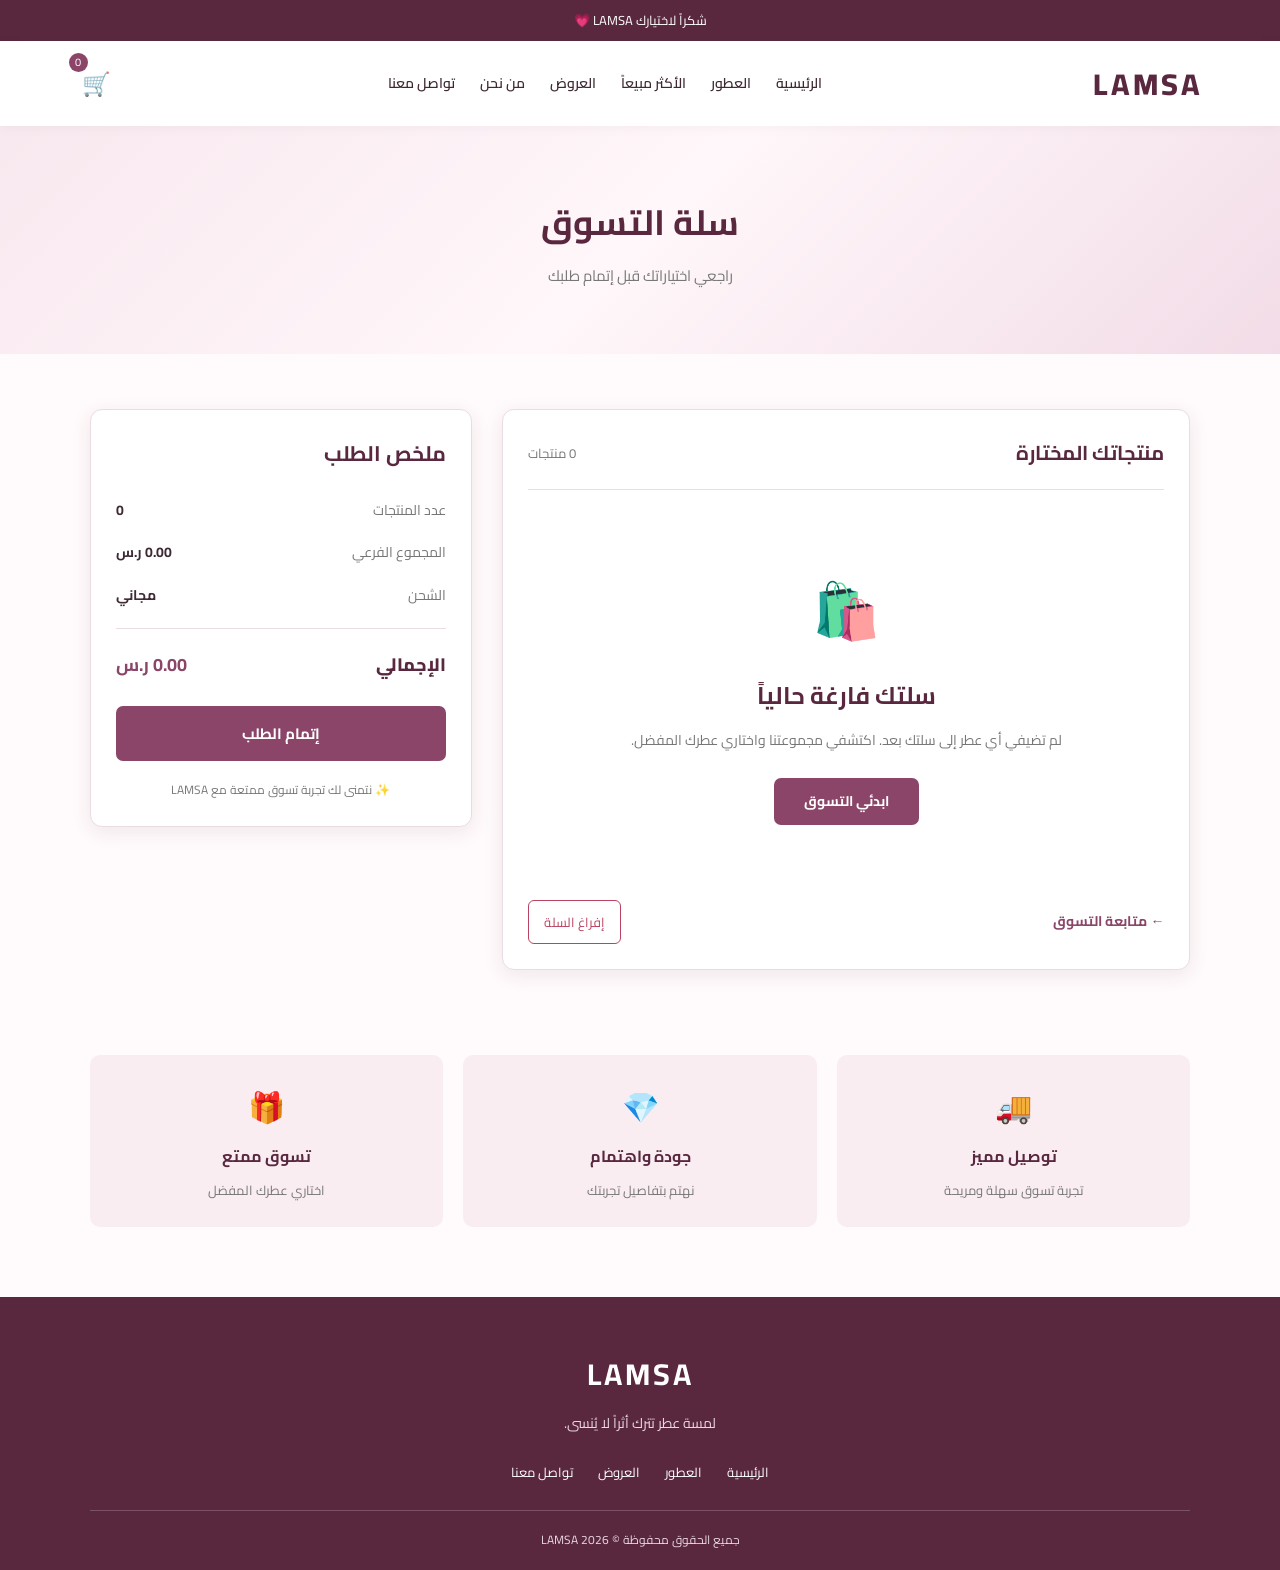
<file: cart.html>
<!DOCTYPE html><html lang="ar" dir="rtl"><head>
    <meta charset="UTF-8">
    <meta name="viewport" content="width=device-width, initial-scale=1.0"><title>سلة التسوق | LAMSA</title>

<link rel="stylesheet" href="style.css">
<script src="script.js" defer></script>

</head><body><!-- الشريط العلوي -->
<div class="top-bar">
    شكراً لاختيارك LAMSA 💗
</div>

<!-- القائمة الرئيسية -->
<header class="header">

    <div class="logo">LAMSA</div>

    <nav class="navbar">
        <a href="index.html">الرئيسية</a>
        <a href="perfums.html">العطور</a>
        <a href="bestsellers.html">الأكثر مبيعاً</a>
        <a href="offers.html">العروض</a>
        <a href="about.html">من نحن</a>
        <a href="contact.html">تواصل معنا</a>
    </nav>

    <a href="cart.html" class="cart-icon active">
        🛒 <span id="cart-count">0</span>
    </a>

</header>

<main>

    <!-- عنوان الصفحة -->
    <section class="page-title">
        <h1>سلة التسوق</h1>
        <p>راجعي اختياراتك قبل إتمام طلبك</p>
    </section>

    <!-- محتوى السلة -->
    <section class="cart-section">

        <div class="cart-container">

            <!-- المنتجات -->
            <div class="cart-products-container">

                <div class="cart-heading">
                    <h2>منتجاتك المختارة</h2>
                    <span id="cart-items-count">0 منتجات</span>
                </div>

                <!-- هنا يعرض JavaScript المنتجات -->
                <div id="cart-items" class="cart-items">

                    <div class="empty-cart">
                        <div class="empty-cart-icon">🛍️</div>

                        <h2>سلتك فارغة حالياً</h2>

                        <p>
                            لم تضيفي أي عطر إلى سلتك بعد.
                            اكتشفي مجموعتنا واختاري عطرك المفضل.
                        </p>

                        <a href="perfums.html" class="btn">
                            ابدئي التسوق
                        </a>
                    </div>

                </div>

                <div class="cart-actions">
                    <a href="perfums.html" class="continue-shopping">
                        ← متابعة التسوق
                    </a>

                    <button
                        type="button"
                        id="clear-cart"
                        class="clear-cart-btn">
                        إفراغ السلة
                    </button>
                </div>

            </div>

            <!-- ملخص الطلب -->
            <aside class="cart-summary">

                <h2>ملخص الطلب</h2>

                <div class="summary-row">
                    <span>عدد المنتجات</span>
                    <strong id="summary-quantity">0</strong>
                </div>

                <div class="summary-row">
                    <span>المجموع الفرعي</span>
                    <strong id="cart-subtotal">0 ر.س</strong>
                </div>

                <div class="summary-row">
                    <span>الشحن</span>
                    <strong id="shipping-cost">مجاني</strong>
                </div>

                <div class="summary-divider"></div>

                <div class="summary-total">
                    <span>الإجمالي</span>
                    <strong id="cart-total">0 ر.س</strong>
                </div>

                <button
                    type="button"
                    id="checkout-btn"
                    class="checkout-btn">
                    إتمام الطلب
                </button>

                <p class="cart-note">
                    ✨ نتمنى لك تجربة تسوق ممتعة مع LAMSA
                </p>

            </aside>

        </div>

    </section>

    <!-- مميزات المتجر -->
    <section class="cart-benefits">

        <div class="benefit-item">
            <span>🚚</span>
            <h3>توصيل مميز</h3>
            <p>تجربة تسوق سهلة ومريحة</p>
        </div>

        <div class="benefit-item">
            <span>💎</span>
            <h3>جودة واهتمام</h3>
            <p>نهتم بتفاصيل تجربتك</p>
        </div>
<div class="benefit-item">
            <span>🎁</span>
            <h3>تسوق ممتع</h3>
            <p>اختاري عطرك المفضل</p>
        </div>

    </section>

</main>

<!-- الفوتر -->
<footer class="footer">

    <div class="footer-content">

        <h2>LAMSA</h2>

        <p>لمسة عطر تترك أثراً لا يُنسى.</p>

        <div class="footer-links">
            <a href="index.html">الرئيسية</a>
            <a href="perfums.html">العطور</a>
            <a href="offers.html">العروض</a>
            <a href="contact.html">تواصل معنا</a>
        </div>

        <p class="copyright">
            جميع الحقوق محفوظة © 2026 LAMSA
        </p>

    </div>

</footer>

<!-- رسائل التنبيه -->
<div id="toast" class="toast"></div>

</body></html>
</file>
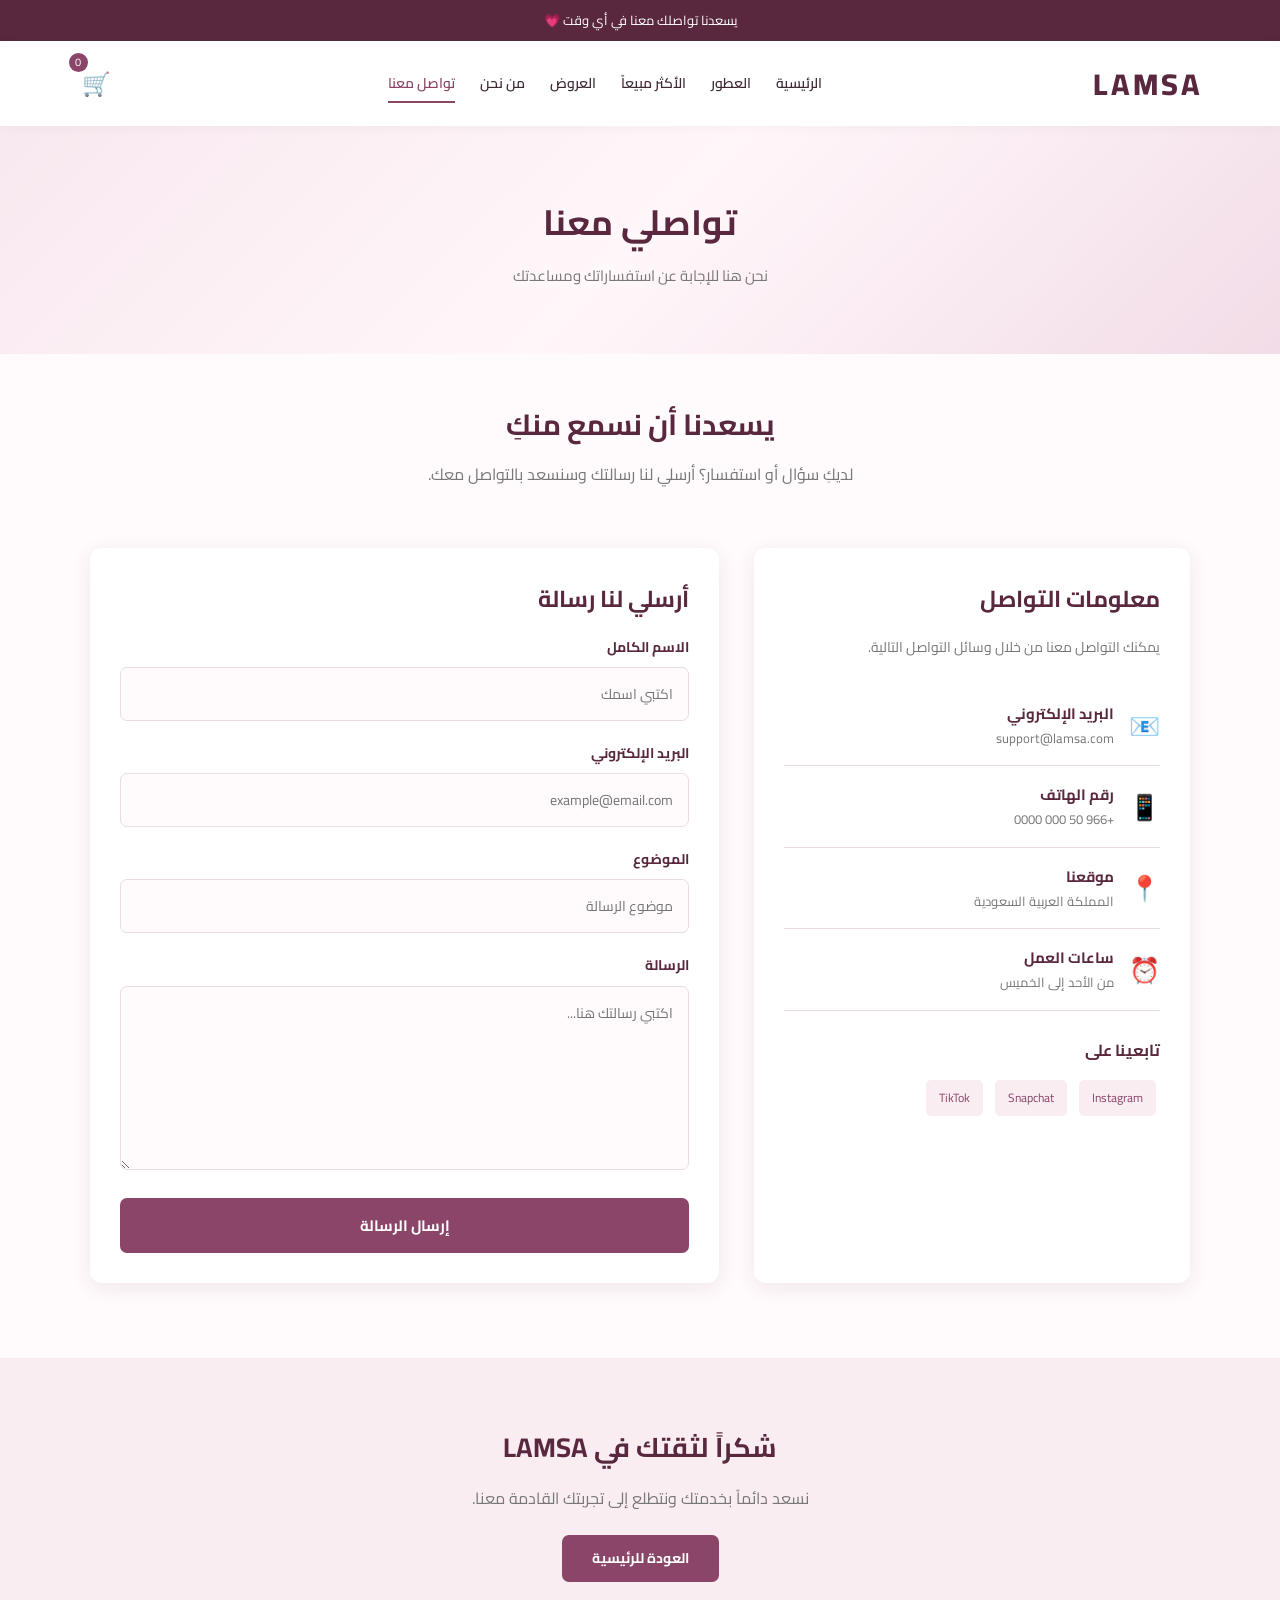
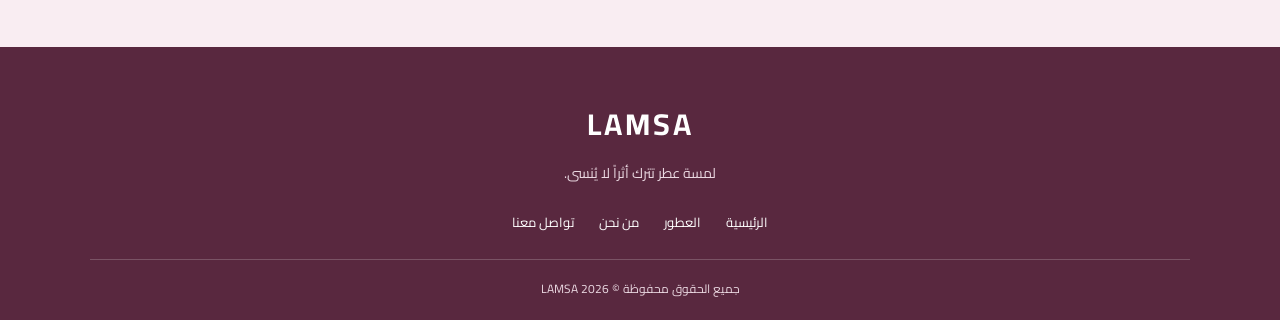
<file: contact.html>
<!DOCTYPE html><html lang="ar" dir="rtl"><head>
    <meta charset="UTF-8">
    <meta name="viewport" content="width=device-width, initial-scale=1.0"><title>تواصل معنا | LAMSA</title>

<link rel="stylesheet" href="style.css">
<script src="script.js" defer></script>

</head><body><!-- الشريط العلوي -->
<div class="top-bar">
    يسعدنا تواصلك معنا في أي وقت 💗
</div>

<!-- القائمة الرئيسية -->
<header class="header">

    <div class="logo">LAMSA</div>

    <nav class="navbar">
        <a href="index.html">الرئيسية</a>
        <a href="perfums.html">العطور</a>
        <a href="bestsellers.html">الأكثر مبيعاً</a>
        <a href="offers.html">العروض</a>
        <a href="about.html">من نحن</a>
        <a href="contact.html" class="active">تواصل معنا</a>
    </nav>

    <a href="cart.html" class="cart-icon">
        🛒 <span id="cart-count">0</span>
    </a>

</header>

<main>

    <!-- عنوان الصفحة -->
    <section class="page-title">
        <h1>تواصلي معنا</h1>
        <p>نحن هنا للإجابة عن استفساراتك ومساعدتك</p>
    </section>

    <!-- مقدمة التواصل -->
    <section class="contact-hero">

        <h2>يسعدنا أن نسمع منكِ</h2>

        <p>
            لديكِ سؤال أو استفسار؟
            أرسلي لنا رسالتك وسنسعد بالتواصل معك.
        </p>

    </section>

    <!-- محتوى التواصل -->
    <section class="contact-section">

        <!-- معلومات التواصل -->
        <div class="contact-info">

            <h2>معلومات التواصل</h2>

            <p>
                يمكنك التواصل معنا من خلال وسائل التواصل
                التالية.
            </p>

            <div class="contact-info-item">
                <span>📧</span>
                <div>
                    <h3>البريد الإلكتروني</h3>
                    <p>support@lamsa.com</p>
                </div>
            </div>

            <div class="contact-info-item">
                <span>📱</span>
                <div>
                    <h3>رقم الهاتف</h3>
                    <p>+966 50 000 0000</p>
                </div>
            </div>

            <div class="contact-info-item">
                <span>📍</span>
                <div>
                    <h3>موقعنا</h3>
                    <p>المملكة العربية السعودية</p>
                </div>
            </div>

            <div class="contact-info-item">
                <span>⏰</span>
                <div>
                    <h3>ساعات العمل</h3>
                    <p>من الأحد إلى الخميس</p>
                </div>
            </div>

            <div class="social-links">
                <h3>تابعينا على</h3>

                <a href="#" aria-label="Instagram">Instagram</a>
                <a href="#" aria-label="Snapchat">Snapchat</a>
                <a href="#" aria-label="TikTok">TikTok</a>
            </div>

        </div>

        <!-- نموذج التواصل -->
        <div class="contact-form-container">

            <h2>أرسلي لنا رسالة</h2>

            <form id="contact-form">

                <div class="form-group">

                    <label for="name">الاسم الكامل</label>

                    <input
                        type="text"
                        id="name"
                        name="name"
                        placeholder="اكتبي اسمك"
                        required>

                </div>

                <div class="form-group">

                    <label for="email">البريد الإلكتروني</label>

                    <input
                        type="email"
                        id="email"
                        name="email"
                        placeholder="example@email.com"
                        required>

                </div>

                <div class="form-group">

                    <label for="subject">الموضوع</label>

                    <input
                        type="text"
                        id="subject"
                        name="subject"
                        placeholder="موضوع الرسالة"
                        required>

                </div>

                <div class="form-group">

                    <label for="message">الرسالة</label>
<textarea
                        id="message"
                        name="message"
                        rows="6"
                        placeholder="اكتبي رسالتك هنا..."
                        required></textarea>

                </div>

                <button type="submit" class="submit-btn">
                    إرسال الرسالة
                </button>

            </form>

            <div id="contact-success" class="contact-success">
                تم استلام بيانات الرسالة بنجاح 💗
            </div>

        </div>

    </section>

    <!-- رسالة ختامية -->
    <section class="contact-bottom">

        <h2>شكراً لثقتك في LAMSA</h2>

        <p>
            نسعد دائماً بخدمتك ونتطلع إلى تجربتك القادمة معنا.
        </p>

        <a href="index.html" class="btn">
            العودة للرئيسية
        </a>

    </section>

</main>

<!-- الفوتر -->
<footer class="footer">

    <div class="footer-content">

        <h2>LAMSA</h2>

        <p>لمسة عطر تترك أثراً لا يُنسى.</p>

        <div class="footer-links">
            <a href="index.html">الرئيسية</a>
            <a href="perfums.html">العطور</a>
            <a href="about.html">من نحن</a>
            <a href="contact.html">تواصل معنا</a>
        </div>

        <p class="copyright">
            جميع الحقوق محفوظة © 2026 LAMSA
        </p>

    </div>

</footer>

<!-- رسالة الإضافة إلى السلة -->
<div id="toast" class="toast"></div>

</body></html>
</file>
<file: style.css>
/* =================================
LAMSA - GENERAL SETTINGS
================================= */

@import url('https://fonts.googleapis.com/css2?family=Cairo:wght@400;500;600;700;800&display=swap');

:root {
--primary: #8b4568;
--primary-dark: #59283f;
--secondary: #c58ba5;
--light-pink: #f9edf2;
--soft-pink: #f3dce6;
--white: #ffffff;
--text: #3e2935;
--gray: #777;
--border: #eadce3;
--shadow: 0 5px 20px rgba(89, 40, 63, 0.09);
}

* {
  margin: 0;
  padding: 0;
  box-sizing: border-box;
  }

html {
scroll-behavior: smooth;
}

body {
font-family: 'Cairo', sans-serif;
direction: rtl;
background-color: #fffafb;
color: var(--text);
line-height: 1.8;
}

a {
text-decoration: none;
color: inherit;
}

button,
input,
textarea {
font-family: inherit;
}

button {
cursor: pointer;
}

img {
max-width: 100%;
display: block;
}

/* =================================
TOP BAR
================================= */

.top-bar,
.topline {
background-color: var(--primary-dark);
color: var(--white);
text-align: center;
padding: 9px 15px;
font-size: 13px;
}

/* =================================
HEADER & NAVBAR
================================= */

.header,
header {
width: 100%;
min-height: 85px;
padding: 15px 6%;
background-color: var(--white);
display: flex;
align-items: center;
justify-content: space-between;
gap: 20px;
box-shadow: 0 2px 12px rgba(0, 0, 0, 0.04);
position: relative;
z-index: 10;
}

.nav {
width: 100%;
display: flex;
align-items: center;
justify-content: space-between;
gap: 25px;
}

.logo {
font-size: 30px;
font-weight: 800;
letter-spacing: 3px;
color: var(--primary-dark);
text-align: center;
flex-shrink: 0;
}

.logo small {
display: block;
font-size: 12px;
letter-spacing: 0;
}

.navbar,
.links {
display: flex;
align-items: center;
justify-content: center;
gap: 25px;
}

.navbar a,
.links a {
color: var(--text);
font-size: 14px;
font-weight: 600;
transition: 0.3s;
position: relative;
white-space: nowrap;
}

.navbar a:hover,
.navbar a.active,
.links a:hover,
.links a.active {
color: var(--primary);
}

.navbar a.active::after,
.links a.active::after {
content: "";
position: absolute;
bottom: -7px;
right: 0;
width: 100%;
height: 2px;
background-color: var(--primary);
}

.icons {
display: flex;
align-items: center;
gap: 18px;
}

.icons a,
.cart-icon {
position: relative;
font-size: 23px;
color: var(--primary-dark);
padding: 5px;
}

#cart-count {
position: absolute;
top: -5px;
left: -8px;
background-color: var(--primary);
color: white;
border-radius: 50%;
min-width: 19px;
height: 19px;
font-size: 11px;
display: flex;
justify-content: center;
align-items: center;
}

/* =================================
GENERAL BUTTONS
================================= */

.btn {
display: inline-block;
background-color: var(--primary);
color: var(--white);
padding: 11px 30px;
border-radius: 7px;
font-size: 14px;
font-weight: 700;
border: none;
transition: 0.3s;
}

.btn:hover {
background-color: var(--primary-dark);
transform: translateY(-3px);
}

.btn.light {
background-color: white;
color: var(--primary-dark);
}

/* =================================
PAGE TITLE
================================= */

.page-title {
text-align: center;
padding: 65px 15px;
background: linear-gradient(
135deg,
#f8e8ef,
#fff7fa,
#f2dce7
);
}

.page-title h1 {
font-size: 35px;
color: var(--primary-dark);
margin-bottom: 8px;
}

.page-title p {
color: var(--gray);
font-size: 15px;
}

/* =================================
SECTION TITLES
================================= */

.section-title {
text-align: center;
font-size: 27px;
color: var(--primary-dark);
margin: 55px 0 30px;
}

.section-heading {
text-align: center;
margin-bottom: 35px;
}

.section-heading p {
color: var(--gray);
font-size: 14px;
}

/* =================================
HOME PAGE - HERO
================================= */

.hero {
min-height: 530px;
padding: 60px 8%;
display: flex;
align-items: center;
justify-content: space-between;
gap: 40px;
background: linear-gradient(
120deg,
#f8e7ef,
#fff9fb
);
}

.hero-content,
.hero > div {
flex: 1;
}
.hero-content h1,
.hero > div h1 {
color:
var(--primary-dark);
font-size: 45px;
line-height: 1.5;
margin-bottom: 15px;
}

.hero-content p,
.hero > div p {
color: var(--gray);
font-size: 16px;
margin-bottom: 25px;
max-width: 500px;
}

.hero-image {
flex: 1;
display: flex;
justify-content: center;
}

.hero-image img,
.hero-art {
width: 100%;
max-width: 470px;
height: 390px;
object-fit: cover;
border-radius: 15px;
box-shadow: var(--shadow);
}

/* =================================
CATEGORIES
================================= */

.categories,
.container {
padding: 45px 7%;
}

.category-grid {
display: grid;
grid-template-columns: repeat(3, 1fr);
gap: 25px;
}

.category-card {
position: relative;
height: 250px;
border-radius: 12px;
overflow: hidden;
box-shadow: var(--shadow);
}

.category-card img {
width: 100%;
height: 100%;
object-fit: cover;
transition: 0.5s;
}

.category-card:hover img {
transform: scale(1.08);
}

.category-card h3 {
position: absolute;
bottom: 0;
right: 0;
width: 100%;
padding: 20px;
text-align: center;
color: white;
background: linear-gradient(
transparent,
rgba(50, 20, 35, 0.85)
);
}

/* =================================
PRODUCTS - ALL PRODUCT PAGES
================================= */

.products-section {
padding: 65px 7%;
}

.products-grid,
.grid {
width: 100%;
max-width: 1250px;
margin: 30px auto 60px;
display: grid;
grid-template-columns: repeat(4, minmax(0, 1fr));
gap: 25px;
align-items: stretch;
}

/* Product Card */

.product-card,
.product {
position: relative;
min-width: 0;
background-color: var(--white);
border-radius: 13px;
overflow: hidden;
box-shadow: var(--shadow);
border: 1px solid #f1e5eb;
transition: 0.3s;
display: flex;
flex-direction: column;
text-align: center;
}

.product-card:hover,
.product:hover {
transform: translateY(-7px);
box-shadow: 0 12px 28px rgba(89, 40, 63, 0.15);
}

/* Product Images */

.product-card > img,
.product > img {
width: 100%;
height: 255px;
object-fit: cover;
display: block;
background-color: var(--light-pink);
}

/* Product Information */

.product-info {
padding: 18px 14px;
text-align: center;
display: flex;
flex-direction: column;
align-items: center;
flex: 1;
}

.product-card h3,
.product h3 {
font-size: 17px;
color: var(--primary-dark);
margin: 14px 10px 5px;
}

.product-card p,
.product p {
font-size: 13px;
color: var(--gray);
margin: 5px 10px;
}

/* Product Price */

.product-price {
display: flex;
justify-content: center;
align-items: center;
gap: 12px;
margin: 12px 0;
}

.product-price strong,
.price {
color: var(--primary);
font-size: 17px;
font-weight: 800;
}

.old-price {
color: #999;
text-decoration: line-through;
font-size: 13px;
}

/* Add To Cart */

.add-to-cart {
width: calc(100% - 28px);
margin: auto 14px 16px;
background-color: var(--primary);
color: white;
border: none;
padding: 11px;
border-radius: 7px;
font-size: 13px;
font-weight: 700;
transition: 0.3s;
}

.add-to-cart:hover {
background-color: var(--primary-dark);
}

/* Product Favorite Button */

.heart {
position: absolute;
top: 12px;
left: 12px;
width: 36px;
height: 36px;
border: none;
border-radius: 50%;
background-color: white;
color: var(--primary);
font-size: 22px;
z-index: 2;
}

/* =================================
PERFUMS FILTER
================================= */

.filter-buttons {
display: flex;
justify-content: center;
flex-wrap: wrap;
gap: 12px;
padding: 35px 15px 10px;
}

.filter-btn {
border: 1px solid var(--primary);
background-color: white;
color: var(--primary);
padding: 9px 25px;
border-radius: 25px;
transition: 0.3s;
}

.filter-btn:hover,
.filter-btn.active {
background-color: var(--primary);
color: white;
}

.product-card.hidden,
.product.hidden {
display: none;
}

/* =================================
BESTSELLERS PAGE
================================= */

.bestseller-hero {
min-height: 340px;
background: linear-gradient(
120deg,
#57263e,
#a45d7d
);
color: white;
display: flex;
justify-content: center;
align-items: center;
text-align: center;
padding: 50px 20px;
}

.bestseller-hero h1 {
font-size: 40px;
margin-bottom: 12px;
}
.bestseller-hero p {
font-size: 16px;
}

/*=================================
OFFERS PAGE
================================= */

.offers-hero {
margin: 55px 7%;
padding: 40px;
display: flex;
align-items: center;
justify-content: space-between;
gap: 35px;
background-color: var(--light-pink);
border-radius: 15px;
}

.offers-hero-content {
flex: 1;
}

.offers-hero-content > span {
color: var(--primary);
font-weight: 700;
}

.offers-hero-content h2 {
color: var(--primary-dark);
font-size: 32px;
margin: 12px 0;
}

.offers-hero-content p {
color: var(--gray);
margin-bottom: 22px;
}

.offers-hero-image {
flex: 1;
}

.offers-hero-image img {
width: 100%;
height: 300px;
object-fit: cover;
border-radius: 12px;
}

.discount-section {
padding: 45px 7%;
}

.discount-cards {
display: grid;
grid-template-columns: repeat(3, 1fr);
gap: 22px;
}

.discount-card {
background: linear-gradient(
145deg,
#6d3150,
#a85d7e
);
color: white;
text-align: center;
padding: 35px 20px;
border-radius: 12px;
box-shadow: var(--shadow);
transition: 0.3s;
}

.discount-card:hover {
transform: translateY(-5px);
}

.discount-card h3 {
font-size: 43px;
margin: 8px 0;
}

.discount-card p {
margin-bottom: 18px;
}

.discount-card a {
display: inline-block;
background-color: white;
color: var(--primary-dark);
padding: 8px 22px;
border-radius: 5px;
font-size: 13px;
font-weight: 700;
}

.sale-badge {
position: absolute;
top: 12px;
right: 12px;
background-color: #9d345b;
color: white;
padding: 5px 12px;
font-size: 12px;
border-radius: 5px;
z-index: 2;
}

.offer-message {
background-color: var(--light-pink);
padding: 65px 20px;
text-align: center;
margin-top: 40px;
}

.offer-message h2 {
color: var(--primary-dark);
font-size: 27px;
margin-bottom: 10px;
}

.offer-message p {
color: var(--gray);
margin-bottom: 22px;
}

/* =================================
ABOUT PAGE
================================= */

.about-hero {
display: flex;
align-items: center;
gap: 50px;
padding: 75px 8%;
}

.about-image {
flex: 1;
}

.about-image img {
width: 100%;
height: 390px;
object-fit: cover;
border-radius: 14px;
box-shadow: var(--shadow);
}

.about-content {
flex: 1;
}

.about-label {
color: var(--primary);
font-weight: 700;
}

.about-content h2 {
color: var(--primary-dark);
font-size: 32px;
margin: 10px 0 18px;
}

.about-content p {
color: var(--gray);
margin-bottom: 15px;
font-size: 15px;
}

.about-content .btn {
margin-top: 12px;
}

.about-values {
background-color: #fff4f8;
padding: 70px 7%;
}

.values-grid {
display: grid;
grid-template-columns: repeat(3, 1fr);
gap: 25px;
}

.value-card {
background-color: white;
text-align: center;
padding: 35px 22px;
border-radius: 12px;
box-shadow: var(--shadow);
transition: 0.3s;
}

.value-card:hover {
transform: translateY(-6px);
}

.value-icon {
font-size: 40px;
margin-bottom: 12px;
}

.value-card h3 {
color: var(--primary-dark);
margin-bottom: 10px;
}

.value-card p {
color: var(--gray);
font-size: 14px;
}

.our-vision {
padding: 75px 20px;
text-align: center;
background: linear-gradient(
120deg,
#633047,
#a96584
);
color: white;
}

.vision-content {
max-width: 700px;
margin: auto;
}

.vision-content > span {
font-size: 14px;
color: #f8dce8;
}

.vision-content h2 {
font-size: 30px;
margin: 15px 0;
}

.vision-content p {
font-size: 15px;
color: #f7e9ef;
}

.about-bottom,
.contact-bottom {
padding: 65px 20px;
text-align: center;
background-color: var(--light-pink);
}

.about-bottom h2,
.contact-bottom h2 {
color: var(--primary-dark);
font-size: 27px;
margin-bottom: 12px;
}

.about-bottom p,
.contact-bottom p {
color: var(--gray);
margin-bottom: 22px;
}

/* =================================
CONTACT PAGE
================================= */

.contact-hero {
text-align: center;
padding: 45px 20px 25px;
}

.contact-hero h2 {
color: var(--primary-dark);
font-size: 29px;
margin-bottom: 8px;
}

.contact-hero p {
color: var(--gray);
}

.contact-section {
padding: 35px 7% 75px;
display: grid;
grid-template-columns: 0.9fr 1.3fr;
gap: 35px;
}
.contact-info,
.contact-form-container {
background-color: white;
padding: 30px;
border-radius: 12px;
box-shadow: var(--shadow);
border: 1px solidvar(--border);
}

.contact-info h2,
.contact-form-container h2 {
color: var(--primary-dark);
font-size: 23px;
margin-bottom: 15px;
}

.contact-info > p {
color: var(--gray);
font-size: 14px;
margin-bottom: 25px;
}

.contact-info-item {
display: flex;
align-items: center;
gap: 15px;
padding: 15px 0;
border-bottom: 1px solid var(--border);
}

.contact-info-item > span {
font-size: 25px;
}

.contact-info-item h3 {
color: var(--primary-dark);
font-size: 15px;
}

.contact-info-item p {
color: var(--gray);
font-size: 13px;
}

.social-links {
margin-top: 25px;
}

.social-links h3 {
color: var(--primary-dark);
font-size: 16px;
margin-bottom: 12px;
}

.social-links a {
display: inline-block;
background-color: var(--light-pink);
color: var(--primary);
padding: 7px 13px;
border-radius: 5px;
font-size: 12px;
margin: 4px;
transition: 0.3s;
}

.social-links a:hover {
background-color: var(--primary);
color: white;
}

.form-group {
margin-bottom: 20px;
}

.form-group label {
display: block;
color: var(--primary-dark);
font-size: 14px;
font-weight: 700;
margin-bottom: 7px;
}

.form-group input,
.form-group textarea {
width: 100%;
padding: 13px 15px;
border: 1px solid var(--border);
background-color: #fffafb;
border-radius: 7px;
outline: none;
font-size: 14px;
transition: 0.3s;
}

.form-group input:focus,
.form-group textarea:focus {
border-color: var(--primary);
box-shadow: 0 0 0 3px rgba(139, 69, 104, 0.1);
}

.form-group textarea {
resize: vertical;
}

.submit-btn {
width: 100%;
padding: 13px;
background-color: var(--primary);
color: white;
border: none;
border-radius: 7px;
font-size: 15px;
font-weight: 700;
transition: 0.3s;
}

.submit-btn:hover {
background-color: var(--primary-dark);
}

.contact-success {
display: none;
margin-top: 18px;
padding: 12px;
text-align: center;
background-color: #e8f7ed;
color: #267543;
border-radius: 7px;
}

/* =================================
CART PAGE
================================= */

.cart-section {
padding: 55px 7%;
}

.cart-container {
display: grid;
grid-template-columns: 1.8fr 1fr;
gap: 30px;
align-items: start;
}

.cart-products-container,
.cart-summary {
background-color: white;
padding: 25px;
border-radius: 12px;
box-shadow: var(--shadow);
border: 1px solid var(--border);
}

.cart-heading {
display: flex;
align-items: center;
justify-content: space-between;
gap: 10px;
padding-bottom: 18px;
border-bottom: 1px solid var(--border);
}

.cart-heading h2 {
color: var(--primary-dark);
font-size: 20px;
}

.cart-heading span {
color: var(--gray);
font-size: 13px;
}

.cart-items {
padding-top: 15px;
}

.cart-item {
display: flex;
align-items: center;
gap: 18px;
padding: 18px 0;
border-bottom: 1px solid var(--border);
}

.cart-item img {
width: 95px;
height: 105px;
object-fit: cover;
border-radius: 8px;
}

.cart-item-info {
flex: 1;
}

.cart-item-info h3 {
color: var(--primary-dark);
font-size: 16px;
margin-bottom: 5px;
}

.cart-item-info p {
color: var(--primary);
font-weight: 700;
font-size: 14px;
}

.quantity-controls {
display: flex;
align-items: center;
gap: 10px;
margin-top: 12px;
}

.quantity-controls button {
width: 29px;
height: 29px;
border: 1px solid var(--border);
background-color: var(--light-pink);
color: var(--primary-dark);
border-radius: 5px;
font-size: 17px;
}

.quantity-controls span {
font-weight: 700;
}

.remove-item {
border: none;
background: transparent;
color: #b94361;
font-size: 13px;
margin-top: 10px;
}

.empty-cart {
text-align: center;
padding: 55px 15px;
}

.empty-cart-icon {
font-size: 55px;
margin-bottom: 15px;
}

.empty-cart h2 {
color: var(--primary-dark);
margin-bottom: 10px;
}

.empty-cart p {
color: var(--gray);
font-size: 14px;
margin-bottom: 25px;
}

.cart-actions {
display: flex;
align-items: center;
justify-content: space-between;
gap: 15px;
padding-top: 20px;
}

.continue-shopping {
color: var(--primary);
font-size: 14px;
font-weight: 700;
}
.clear-cart-btn {
background-color: transparent;
color: #b94361;
border: 1px solid #b94361;
border-radius: 6px;
padding: 9px 15px;
font-size: 13px;
}

.clear-cart-btn:hover {
background-color: #b94361;
color:
white;
}

.cart-summary h2 {
color: var(--primary-dark);
font-size: 21px;
margin-bottom: 25px;
}

.summary-row {
display: flex;
align-items: center;
justify-content: space-between;
margin-bottom: 17px;
color: var(--gray);
font-size: 14px;
}

.summary-row strong {
color: var(--text);
}

.summary-divider {
height: 1px;
background-color: var(--border);
margin: 20px 0;
}

.summary-total {
display: flex;
align-items: center;
justify-content: space-between;
color: var(--primary-dark);
font-size: 18px;
font-weight: 800;
margin-bottom: 25px;
}

.summary-total strong {
color: var(--primary);
}

.checkout-btn {
width: 100%;
padding: 13px;
background-color: var(--primary);
color: white;
border: none;
border-radius: 7px;
font-size: 15px;
font-weight: 700;
transition: 0.3s;
}

.checkout-btn:hover {
background-color: var(--primary-dark);
}

.cart-note {
text-align: center;
font-size: 12px;
color: var(--gray);
margin-top: 18px;
}

.cart-benefits {
display: grid;
grid-template-columns: repeat(3, 1fr);
gap: 20px;
padding: 30px 7% 70px;
}

.benefit-item {
text-align: center;
padding: 25px 15px;
background-color: var(--light-pink);
border-radius: 10px;
}

.benefit-item span {
font-size: 30px;
}

.benefit-item h3 {
color: var(--primary-dark);
margin: 8px 0;
font-size: 16px;
}

.benefit-item p {
color: var(--gray);
font-size: 13px;
}

/* =================================
FOOTER
================================= */

.footer {
background-color: var(--primary-dark);
color: white;
padding: 50px 20px 20px;
text-align: center;
}

.footer-content h2 {
font-size: 30px;
letter-spacing: 3px;
margin-bottom: 10px;
}

.footer-content > p {
color: #ead8e1;
font-size: 14px;
}

.footer-links {
display: flex;
justify-content: center;
flex-wrap: wrap;
gap: 25px;
margin: 25px 0;
}

.footer-links a {
color: white;
font-size: 13px;
transition: 0.3s;
}

.footer-links a:hover {
color: #f3b8d0;
}

.copyright {
border-top: 1px solid rgba(255, 255, 255, 0.2);
padding-top: 18px;
margin-top: 25px;
font-size: 12px !important;
}

/* =================================
HOME PAGE - BANNER
================================= */

.banner {
display: flex;
align-items: center;
gap: 35px;
margin: 55px 0;
padding: 30px;
background: var(--light-pink);
border-radius: 14px;
}

.banner img {
width: 45%;
height: 260px;
object-fit: cover;
border-radius: 12px;
}

.banner h2 {
color: var(--primary-dark);
font-size: 30px;
}

.banner p {
color: var(--gray);
margin: 10px 0 20px;
}

/* =================================
TOAST NOTIFICATION
================================= */

.toast {
position: fixed;
bottom: 25px;
right: 50%;
transform: translateX(50%) translateY(100px);
background-color: var(--primary-dark);
color: white;
padding: 13px 25px;
border-radius: 8px;
font-size: 14px;
box-shadow: var(--shadow);
opacity: 0;
visibility: hidden;
transition: 0.4s;
z-index: 1000;
}

.toast.show {
opacity: 1;
visibility: visible;
transform: translateX(50%) translateY(0);
}

/* =================================
RESPONSIVE - TABLETS
================================= */

@media (max-width: 1000px) {

.header,
header {
    padding: 15px 4%;
    flex-wrap: wrap;
}

.nav {
    flex-wrap: wrap;
}

.navbar,
.links {
    gap: 15px;
    flex-wrap: wrap;
}

.navbar a,
.links a {
    font-size: 12px;
}

.products-grid,
.grid {
    grid-template-columns: repeat(2, minmax(0, 1fr));
}

.hero-content h1,
.hero > div h1 {
    font-size: 35px;
}

.contact-section {
    grid-template-columns: 1fr 1.2fr;
}

}

/* =================================
RESPONSIVE - MOBILE
================================= */

@media (max-width: 650px) {

.header,
header {
    justify-content: space-between;
    padding: 15px 5%;
}

.nav {
    flex-direction: column;
    gap: 15px;
}

.logo {
    font-size: 25px;
}
.navbar,
.links {
    width: 100%;
    order: 3;
    overflow-x: auto;
    justify-content: flex-start;
    flex-wrap: nowrap;
    gap: 20px;
    padding: 12px 0 5px;
    white-space: nowrap;
}

.navbar a,
.links a {
    font-size: 12px;
}

.hero {
    flex-direction: column;
    text-align: center;
    padding: 45px 6%;
}

.hero-content
h1,
.hero > div h1 {
    font-size: 30px;
}

.hero-content p,
.hero > div p {
    font-size: 14px;
}

.hero-image img,
.hero-art {
    height: 280px;
}

.category-grid {
    grid-template-columns: 1fr;
}

.category-card {
    height: 230px;
}

.products-grid,
.grid {
    grid-template-columns: repeat(2, minmax(0, 1fr));
    gap: 12px;
    padding: 0 5px;
}

.product-card > img,
.product > img {
    height: 175px;
}

.product-info {
    padding: 12px 8px;
}

.product-card h3,
.product h3 {
    font-size: 14px;
}

.product-card p,
.product p {
    font-size: 11px;
}

.product-price {
    gap: 6px;
    flex-wrap: wrap;
}

.product-price strong,
.price {
    font-size: 14px;
}

.add-to-cart {
    font-size: 11px;
    padding: 9px 5px;
}

.section-title {
    font-size: 22px;
}

.page-title {
    padding: 45px 15px;
}

.page-title h1 {
    font-size: 28px;
}

.offers-hero,
.about-hero {
    flex-direction: column;
    margin: 30px 5%;
    padding: 25px;
    text-align: center;
}

.offers-hero-content h2,
.about-content h2 {
    font-size: 25px;
}

.offers-hero-image img,
.about-image img {
    height: 250px;
}

.discount-cards,
.values-grid {
    grid-template-columns: 1fr;
}

.bestseller-hero h1 {
    font-size: 29px;
}

.contact-section {
    grid-template-columns: 1fr;
    padding: 25px 5% 50px;
}

.contact-info,
.contact-form-container {
    padding: 22px;
}

.cart-section {
    padding: 30px 4%;
}

.cart-container {
    grid-template-columns: 1fr;
}

.cart-products-container,
.cart-summary {
    padding: 17px;
}

.cart-item {
    gap: 10px;
}

.cart-item img {
    width: 75px;
    height: 85px;
}

.cart-item-info h3 {
    font-size: 14px;
}

.cart-actions {
    flex-wrap: wrap;
}

.cart-benefits {
    grid-template-columns: 1fr;
    padding: 20px 5% 50px;
}

.about-bottom h2,
.contact-bottom h2,
.offer-message h2 {
    font-size: 22px;
}

.footer-links {
    gap: 15px;
}

.banner {
    flex-direction: column;
    text-align: center;
}

.banner img {
    width: 100%;
    height: 220px;
}

}
/* =================================
UNIFIED FOOTER
================================= */

footer,
.footer {
    background-color: var(--primary-dark);
    color: white;
    padding: 50px 7% 20px;
    text-align: center;
    width: 100%;
}

.footer-inner {
    max-width: 1200px;
    margin: auto;
    display: flex;
    justify-content: space-between;
    align-items: center;
    flex-wrap: wrap;
    gap: 30px;
    text-align: center;
}

.footer-logo {
    color: white;
    font-size: 30px;
    font-weight: 800;
    letter-spacing: 3px;
}

.footer-inner p,
.footer-content > p {
    color: #ead8e1;
    font-size: 14px;
}

.footer-inner .footer-links {
    display: flex;
    justify-content: center;
    align-items: center;
    flex-wrap: wrap;
    gap: 25px;
    margin: 20px 0;
}

.footer-inner .footer-links a,
.footer-links a {
    color: white;
    font-size: 13px;
    transition: 0.3s;
}

.footer-inner .footer-links a:hover,
.footer-links a:hover {
    color: #f3b8d0;
}

footer .copyright,
.footer .copyright {
    border-top: 1px solid rgba(255,255,255,0.2);
    padding-top: 18px;
    margin-top: 25px;
    font-size: 12px;
    text-align: center;
}

@media (max-width: 650px) {
    .footer-inner {
        flex-direction: column;
        gap: 15px;
    }

    .footer-inner .footer-links {
        gap: 15px;
    }
}
</file>
